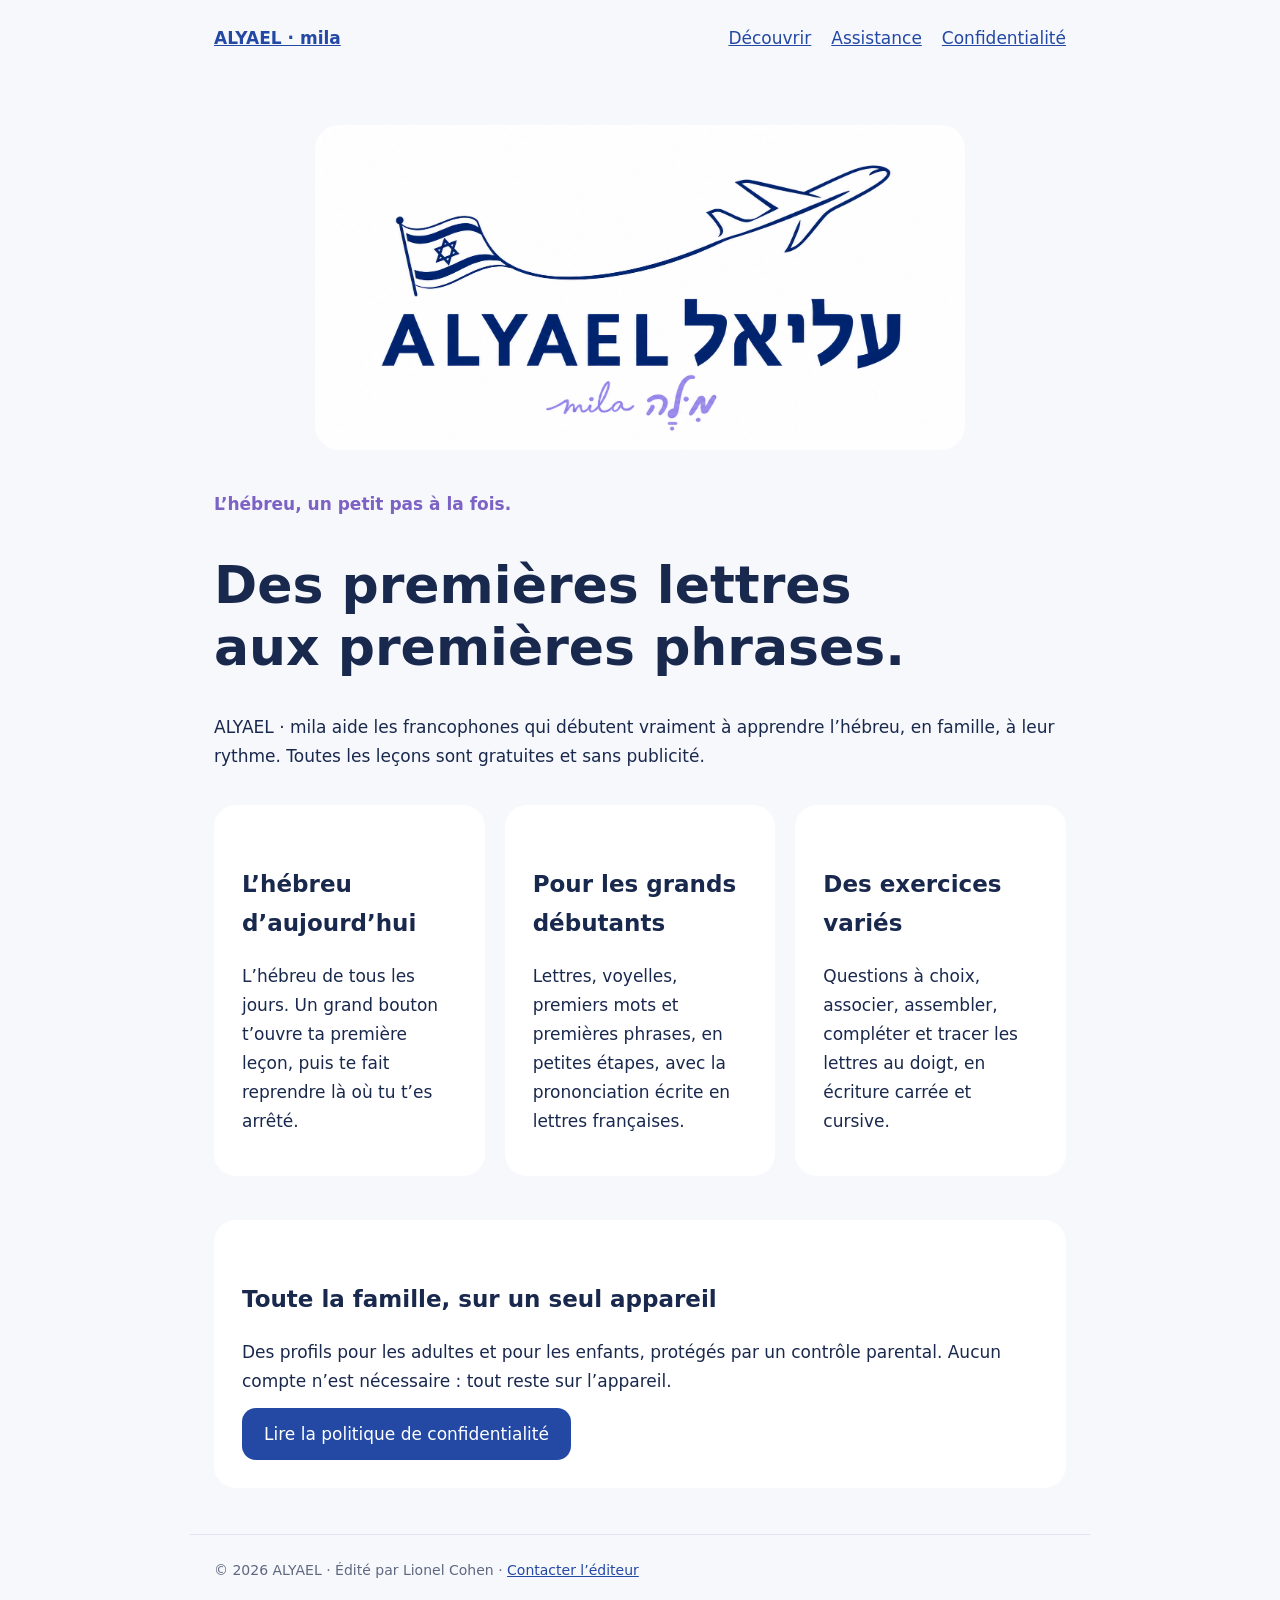
<file: index.html>
<!doctype html><html lang="fr"><head><meta charset="utf-8"><meta name="viewport" content="width=device-width,initial-scale=1"><title>Apprendre l’hébreu · ALYAEL</title><meta name="description" content="ALYAEL · mila : apprendre l’hébreu moderne en famille, pas à pas, gratuitement et sans publicité."><link rel="stylesheet" href="style.css?v=20261115"></head><body><header><a href="index.html"><strong>ALYAEL · mila</strong></a><nav aria-label="Navigation principale"><a href="index.html">Découvrir</a><a href="support.html">Assistance</a><a href="privacy.html">Confidentialité</a></nav></header><main><img class="logo" src="logo.png" alt="ALYAEL, עליאל, mila, מִלָּה : avion et drapeau dessinés au trait"><p class="tag">L’hébreu, un petit pas à la fois.</p><h1>Des premières lettres<br>aux premières phrases.</h1><p>ALYAEL · mila aide les francophones qui débutent vraiment à apprendre l’hébreu, en famille, à leur rythme. Toutes les leçons sont gratuites et sans publicité.</p><div class="grid"><section><h2>L’hébreu d’aujourd’hui</h2><p>L’hébreu de tous les jours. Un grand bouton t’ouvre ta première leçon, puis te fait reprendre là où tu t’es arrêté.</p></section><section><h2>Pour les grands débutants</h2><p>Lettres, voyelles, premiers mots et premières phrases, en petites étapes, avec la prononciation écrite en lettres françaises.</p></section><section><h2>Des exercices variés</h2><p>Questions à choix, associer, assembler, compléter et tracer les lettres au doigt, en écriture carrée et cursive.</p></section></div><section><h2>Toute la famille, sur un seul appareil</h2><p>Des profils pour les adultes et pour les enfants, protégés par un contrôle parental. Aucun compte n’est nécessaire : tout reste sur l’appareil.</p><a class="button" href="privacy.html">Lire la politique de confidentialité</a></section></main><footer>© 2026 ALYAEL · Édité par Lionel Cohen · <a href="mailto:contact@henko-rpa.fr">Contacter l’éditeur</a></footer></body></html>
</file>
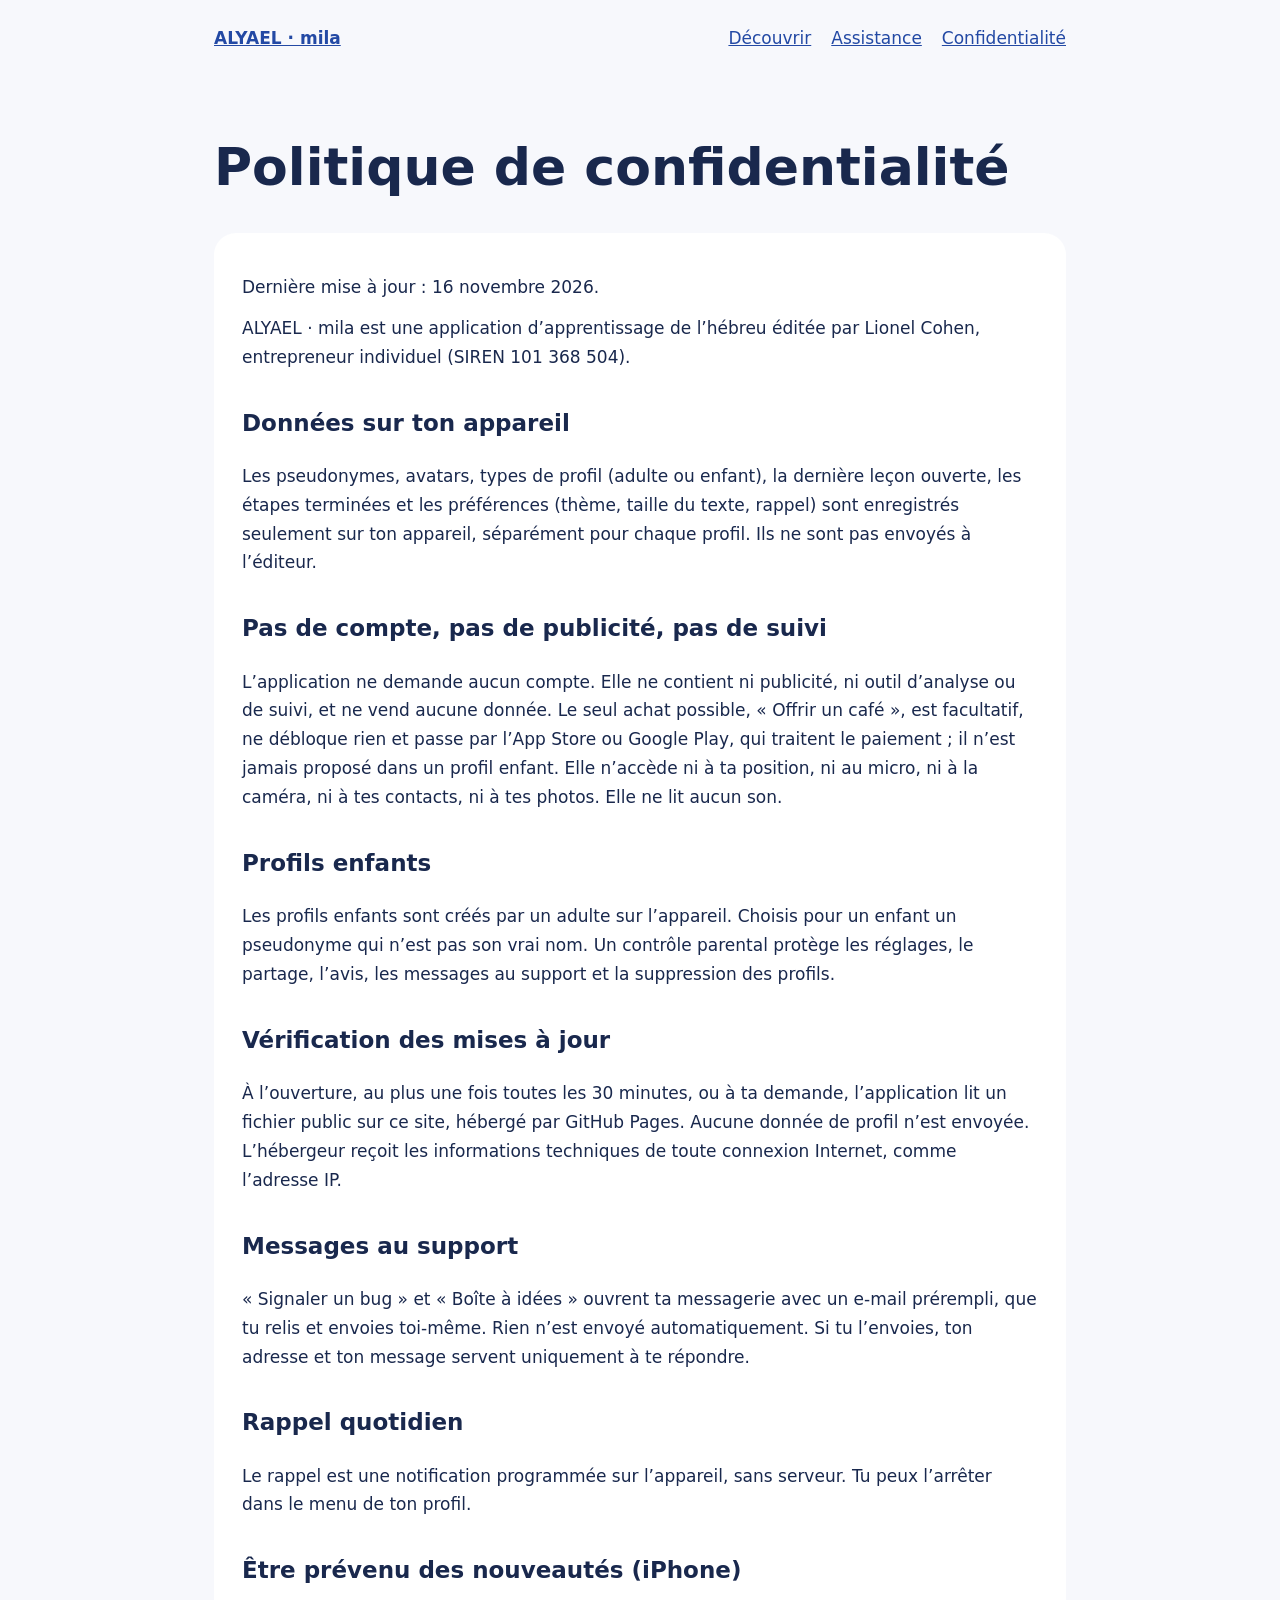
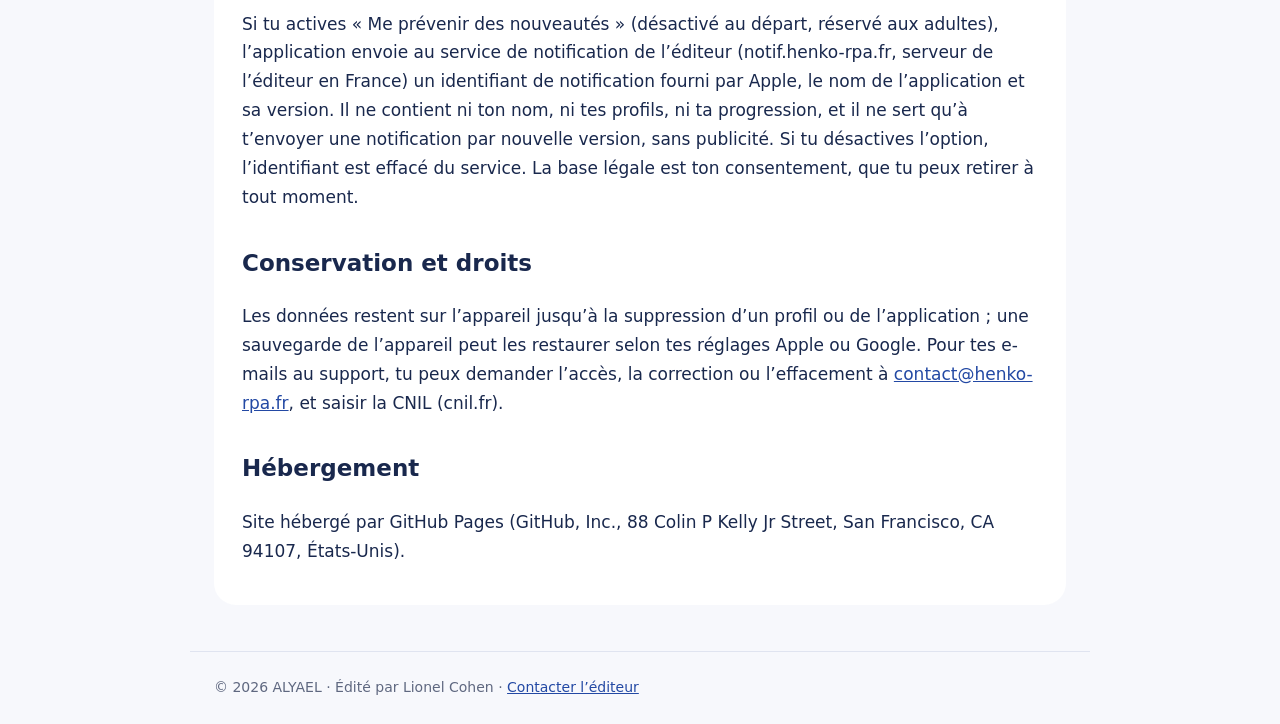
<file: privacy.html>
<!doctype html><html lang="fr"><head><meta charset="utf-8"><meta name="viewport" content="width=device-width,initial-scale=1"><title>Politique de confidentialité · ALYAEL</title><meta name="description" content="ALYAEL · mila : apprendre l’hébreu moderne en famille, pas à pas, gratuitement et sans publicité."><link rel="stylesheet" href="style.css?v=20261116"></head><body><header><a href="index.html"><strong>ALYAEL · mila</strong></a><nav aria-label="Navigation principale"><a href="index.html">Découvrir</a><a href="support.html">Assistance</a><a href="privacy.html">Confidentialité</a></nav></header><main><h1>Politique de confidentialité</h1><section><p>Dernière mise à jour : 16 novembre 2026.</p><p>ALYAEL · mila est une application d’apprentissage de l’hébreu éditée par Lionel Cohen, entrepreneur individuel (SIREN 101 368 504).</p><h2>Données sur ton appareil</h2><p>Les pseudonymes, avatars, types de profil (adulte ou enfant), la dernière leçon ouverte, les étapes terminées et les préférences (thème, taille du texte, rappel) sont enregistrés seulement sur ton appareil, séparément pour chaque profil. Ils ne sont pas envoyés à l’éditeur.</p><h2>Pas de compte, pas de publicité, pas de suivi</h2><p>L’application ne demande aucun compte. Elle ne contient ni publicité, ni outil d’analyse ou de suivi, et ne vend aucune donnée. Le seul achat possible, « Offrir un café », est facultatif, ne débloque rien et passe par l’App Store ou Google Play, qui traitent le paiement ; il n’est jamais proposé dans un profil enfant. Elle n’accède ni à ta position, ni au micro, ni à la caméra, ni à tes contacts, ni à tes photos. Elle ne lit aucun son.</p><h2>Profils enfants</h2><p>Les profils enfants sont créés par un adulte sur l’appareil. Choisis pour un enfant un pseudonyme qui n’est pas son vrai nom. Un contrôle parental protège les réglages, le partage, l’avis, les messages au support et la suppression des profils.</p><h2>Vérification des mises à jour</h2><p>À l’ouverture, au plus une fois toutes les 30 minutes, ou à ta demande, l’application lit un fichier public sur ce site, hébergé par GitHub Pages. Aucune donnée de profil n’est envoyée. L’hébergeur reçoit les informations techniques de toute connexion Internet, comme l’adresse IP.</p><h2>Messages au support</h2><p>« Signaler un bug » et « Boîte à idées » ouvrent ta messagerie avec un e-mail prérempli, que tu relis et envoies toi-même. Rien n’est envoyé automatiquement. Si tu l’envoies, ton adresse et ton message servent uniquement à te répondre.</p><h2>Rappel quotidien</h2><p>Le rappel est une notification programmée sur l’appareil, sans serveur. Tu peux l’arrêter dans le menu de ton profil.</p><h2>Être prévenu des nouveautés (iPhone)</h2><p>Si tu actives « Me prévenir des nouveautés » (désactivé au départ, réservé aux adultes), l’application envoie au service de notification de l’éditeur (notif.henko-rpa.fr, serveur de l’éditeur en France) un identifiant de notification fourni par Apple, le nom de l’application et sa version. Il ne contient ni ton nom, ni tes profils, ni ta progression, et il ne sert qu’à t’envoyer une notification par nouvelle version, sans publicité. Si tu désactives l’option, l’identifiant est effacé du service. La base légale est ton consentement, que tu peux retirer à tout moment.</p><h2>Conservation et droits</h2><p>Les données restent sur l’appareil jusqu’à la suppression d’un profil ou de l’application ; une sauvegarde de l’appareil peut les restaurer selon tes réglages Apple ou Google. Pour tes e-mails au support, tu peux demander l’accès, la correction ou l’effacement à <a href="mailto:contact@henko-rpa.fr">contact@henko-rpa.fr</a>, et saisir la CNIL (cnil.fr).</p><h2>Hébergement</h2><p>Site hébergé par GitHub Pages (GitHub, Inc., 88 Colin P Kelly Jr Street, San Francisco, CA 94107, États-Unis).</p></section></main><footer>© 2026 ALYAEL · Édité par Lionel Cohen · <a href="mailto:contact@henko-rpa.fr">Contacter l’éditeur</a></footer></body></html>
</file>
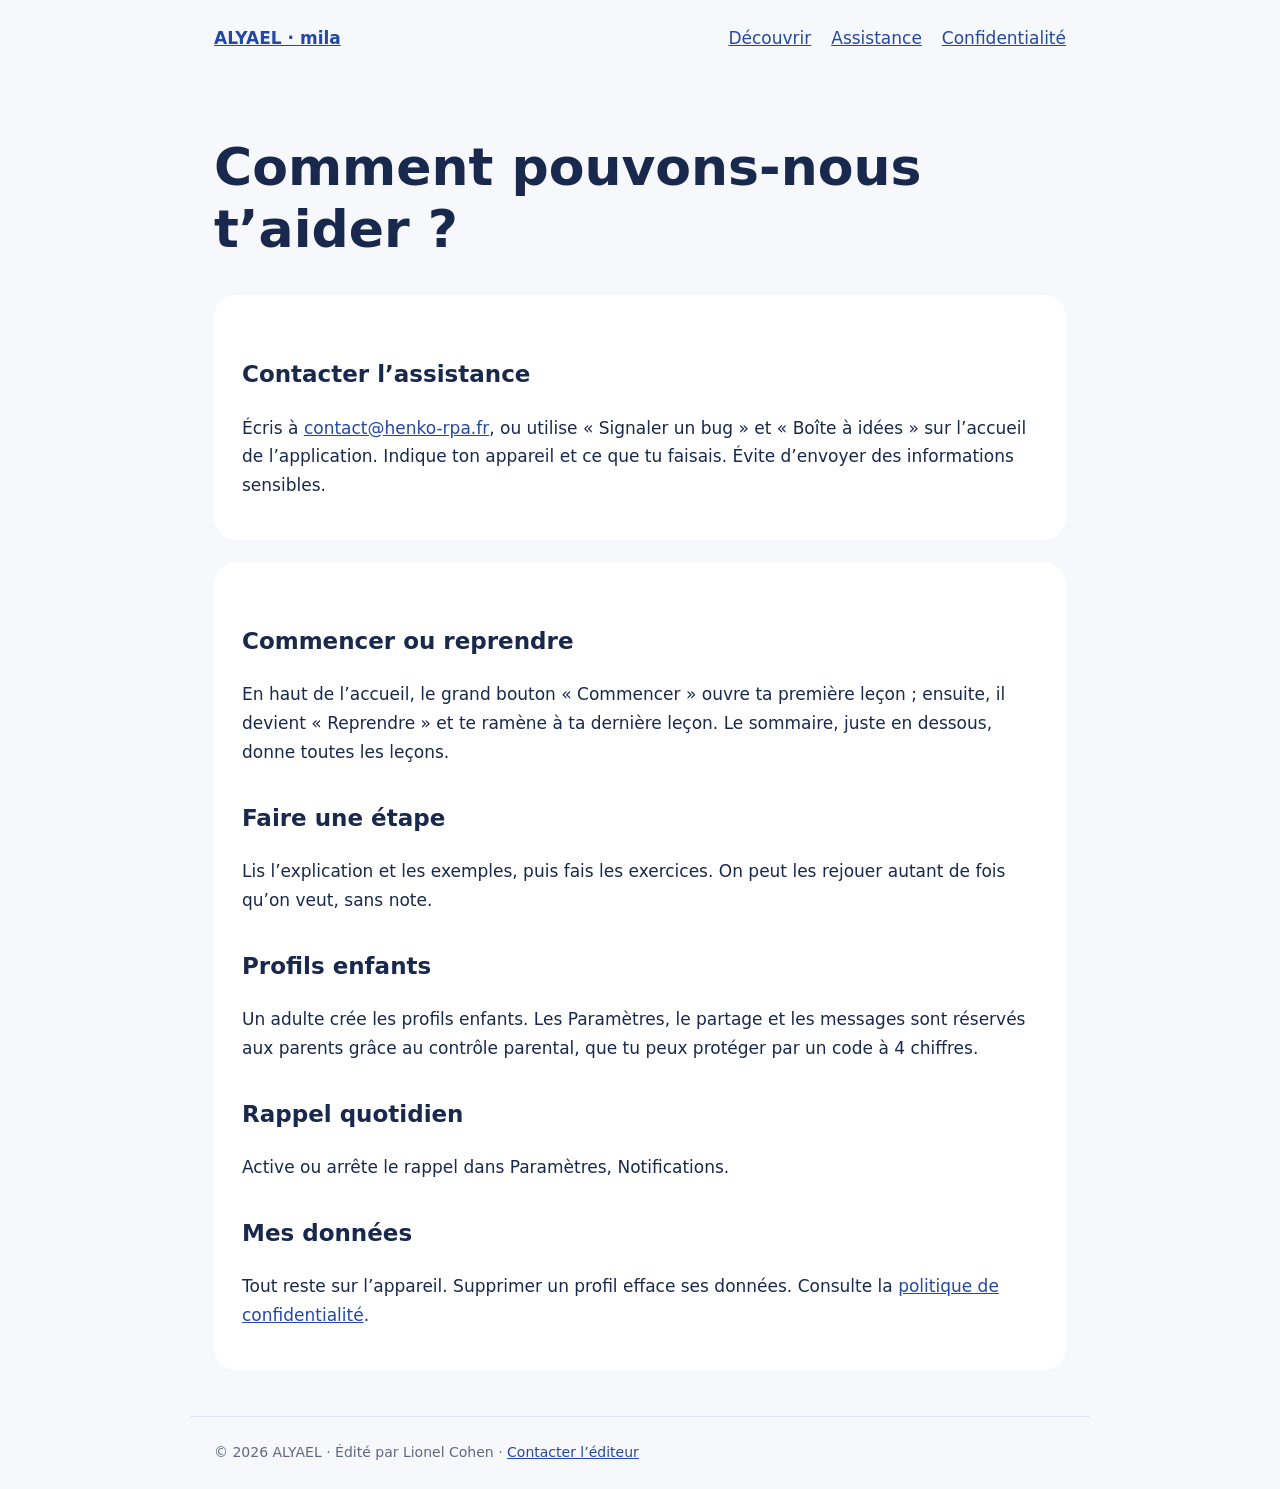
<file: support.html>
<!doctype html><html lang="fr"><head><meta charset="utf-8"><meta name="viewport" content="width=device-width,initial-scale=1"><title>Assistance · ALYAEL</title><meta name="description" content="ALYAEL · mila : apprendre l’hébreu moderne en famille, pas à pas, gratuitement et sans publicité."><link rel="stylesheet" href="style.css?v=20261115"></head><body><header><a href="index.html"><strong>ALYAEL · mila</strong></a><nav aria-label="Navigation principale"><a href="index.html">Découvrir</a><a href="support.html">Assistance</a><a href="privacy.html">Confidentialité</a></nav></header><main><h1>Comment pouvons-nous t’aider ?</h1><section><h2>Contacter l’assistance</h2><p>Écris à <a href="mailto:contact@henko-rpa.fr?subject=Assistance%20ALYAEL">contact@henko-rpa.fr</a>, ou utilise « Signaler un bug » et « Boîte à idées » sur l’accueil de l’application. Indique ton appareil et ce que tu faisais. Évite d’envoyer des informations sensibles.</p></section><section><h2>Commencer ou reprendre</h2><p>En haut de l’accueil, le grand bouton « Commencer » ouvre ta première leçon ; ensuite, il devient « Reprendre » et te ramène à ta dernière leçon. Le sommaire, juste en dessous, donne toutes les leçons.</p><h2>Faire une étape</h2><p>Lis l’explication et les exemples, puis fais les exercices. On peut les rejouer autant de fois qu’on veut, sans note.</p><h2>Profils enfants</h2><p>Un adulte crée les profils enfants. Les Paramètres, le partage et les messages sont réservés aux parents grâce au contrôle parental, que tu peux protéger par un code à 4 chiffres.</p><h2>Rappel quotidien</h2><p>Active ou arrête le rappel dans Paramètres, Notifications.</p><h2>Mes données</h2><p>Tout reste sur l’appareil. Supprimer un profil efface ses données. Consulte la <a href="privacy.html">politique de confidentialité</a>.</p></section></main><footer>© 2026 ALYAEL · Édité par Lionel Cohen · <a href="mailto:contact@henko-rpa.fr">Contacter l’éditeur</a></footer></body></html>
</file>
<file: style.css>
*{box-sizing:border-box}body{margin:0;font:17px/1.7 system-ui,sans-serif;color:#19284d;background:#f7f8fc}header,main,footer{max-width:900px;margin:auto;padding:24px}header{display:flex;gap:24px;align-items:center;justify-content:space-between}nav{display:flex;gap:20px;flex-wrap:wrap}a{color:#2349a4}a:hover{text-decoration-thickness:2px}.logo{display:block;width:100%;max-width:650px;margin:24px auto 40px;border-radius:24px}h1{font-size:clamp(30px,5vw,52px);line-height:1.2}h2{font-size:23px;margin-top:32px}section,.card{background:white;border-radius:22px;padding:28px;margin:22px 0}footer{font-size:14px;color:#5f6880;border-top:1px solid #e0e4f0}.tag{color:#7c62c4;font-weight:700}.grid{display:grid;grid-template-columns:repeat(auto-fit,minmax(220px,1fr));gap:20px}button,.button{display:inline-block;padding:12px 22px;border-radius:14px;background:#2349a4;color:white;text-decoration:none}p{margin:12px 0}@media(max-width:520px){header{align-items:flex-start;flex-direction:column;gap:10px}main{padding:18px}section,.card{padding:22px}}
</file>
